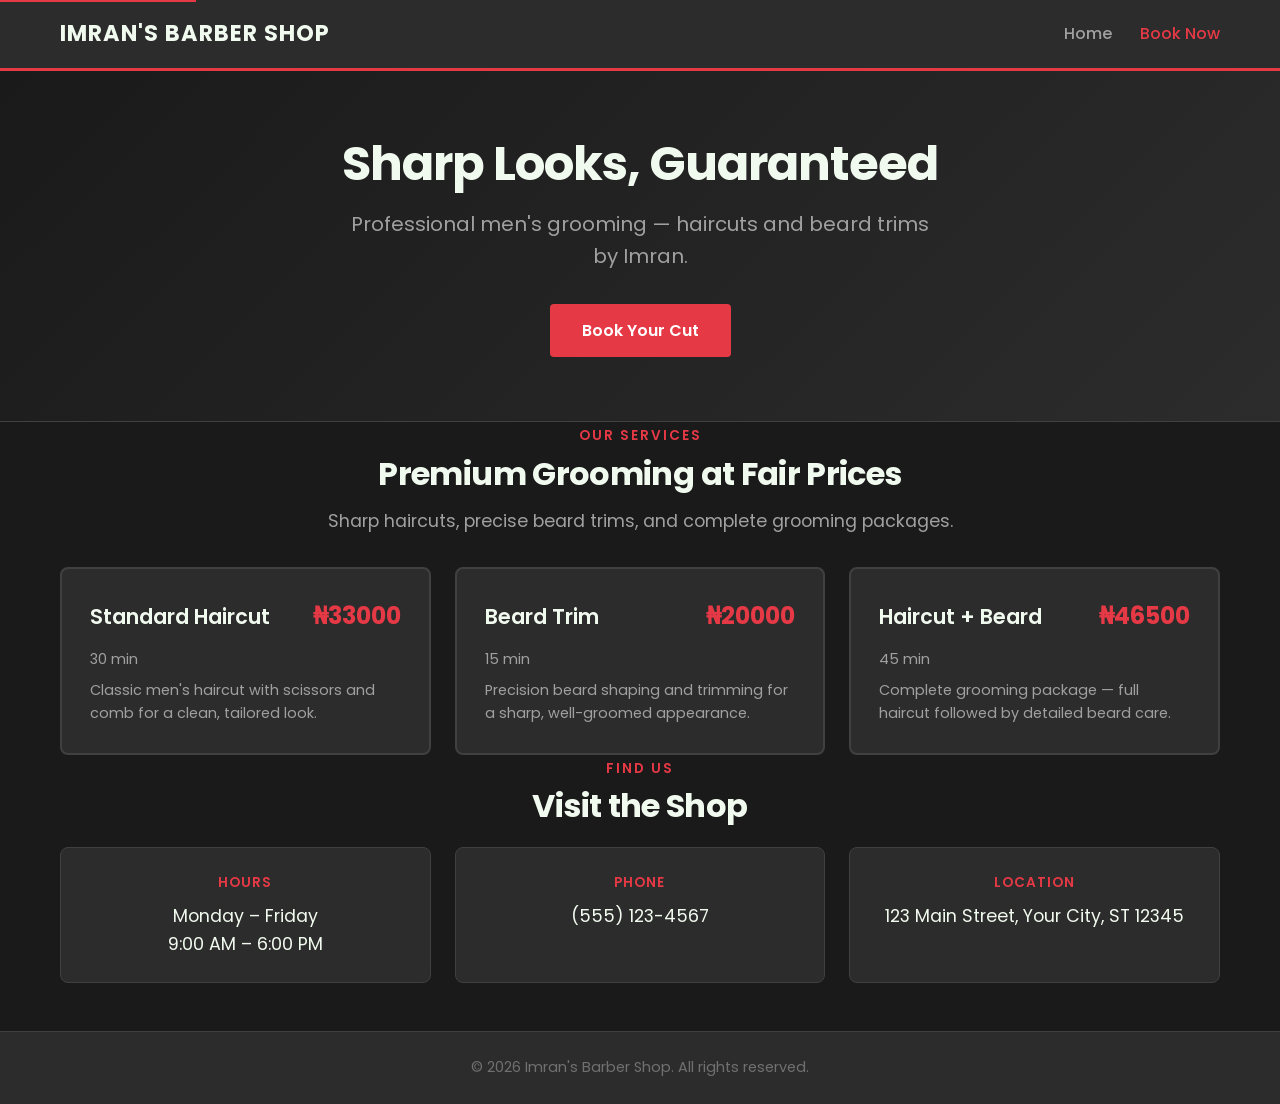
<file: index.html>
<!DOCTYPE html>
<html lang="en">
<head>
  <meta charset="UTF-8">
  <meta name="viewport" content="width=device-width, initial-scale=1.0">
  <title>Imran's Barber Shop - Professional Men's Grooming</title>
  <meta name="description" content="Book your appointment at Imran's Barber Shop. Professional men's haircuts and beard trims in a classic barber shop atmosphere.">
  <link rel="preconnect" href="https://fonts.googleapis.com">
  <link rel="preconnect" href="https://fonts.gstatic.com" crossorigin>
  <link href="https://fonts.googleapis.com/css2?family=Poppins:wght@300;400;500;600;700&display=swap" rel="stylesheet">
  <link rel="stylesheet" href="css/style.css">
</head>
<body>
  <a href="#main-content" class="skip-link">Skip to main content</a>

  <header>
    <div class="container header-inner">
      <div class="logo">IMRAN'S BARBER SHOP</div>
      <nav>
        <a href="index.html">Home</a>
        <a href="book.html" class="text-accent">Book Now</a>
      </nav>
    </div>
  </header>

  <main id="main-content">

    <section class="hero">
      <div class="container">
        <h1>Sharp Looks, Guaranteed</h1>
        <p>Professional men's grooming &mdash; haircuts and beard trims by Imran.</p>
        <a href="book.html" class="btn btn-primary">Book Your Cut</a>
      </div>
    </section>

    <section class="services-preview">
      <div class="container">
        <div class="section-title">
          <span class="label">Our Services</span>
          <h2>Premium Grooming at Fair Prices</h2>
          <p class="subtitle">Sharp haircuts, precise beard trims, and complete grooming packages.</p>
        </div>
        <div id="services-grid" class="services-grid"></div>
      </div>
    </section>

    <section class="visit">
      <div class="container">
        <div class="section-title">
          <span class="label">Find Us</span>
          <h2>Visit the Shop</h2>
        </div>
        <div class="contact-grid">
          <div class="contact-item">
            <div class="label">Hours</div>
            <div class="value">
              Monday &ndash; Friday<br>
              9:00 AM &ndash; 6:00 PM
            </div>
          </div>
          <div class="contact-item">
            <div class="label">Phone</div>
            <div class="value" id="contact-phone"></div>
          </div>
          <div class="contact-item">
            <div class="label">Location</div>
            <div class="value" id="contact-address"></div>
          </div>
        </div>
      </div>
    </section>

  </main>

  <footer>
    <div class="container">
      <p>&copy; 2026 Imran's Barber Shop. All rights reserved.</p>
    </div>
  </footer>

  <script src="js/config.js"></script>
  <script src="js/app.js"></script>
</body>
</html>
</file>
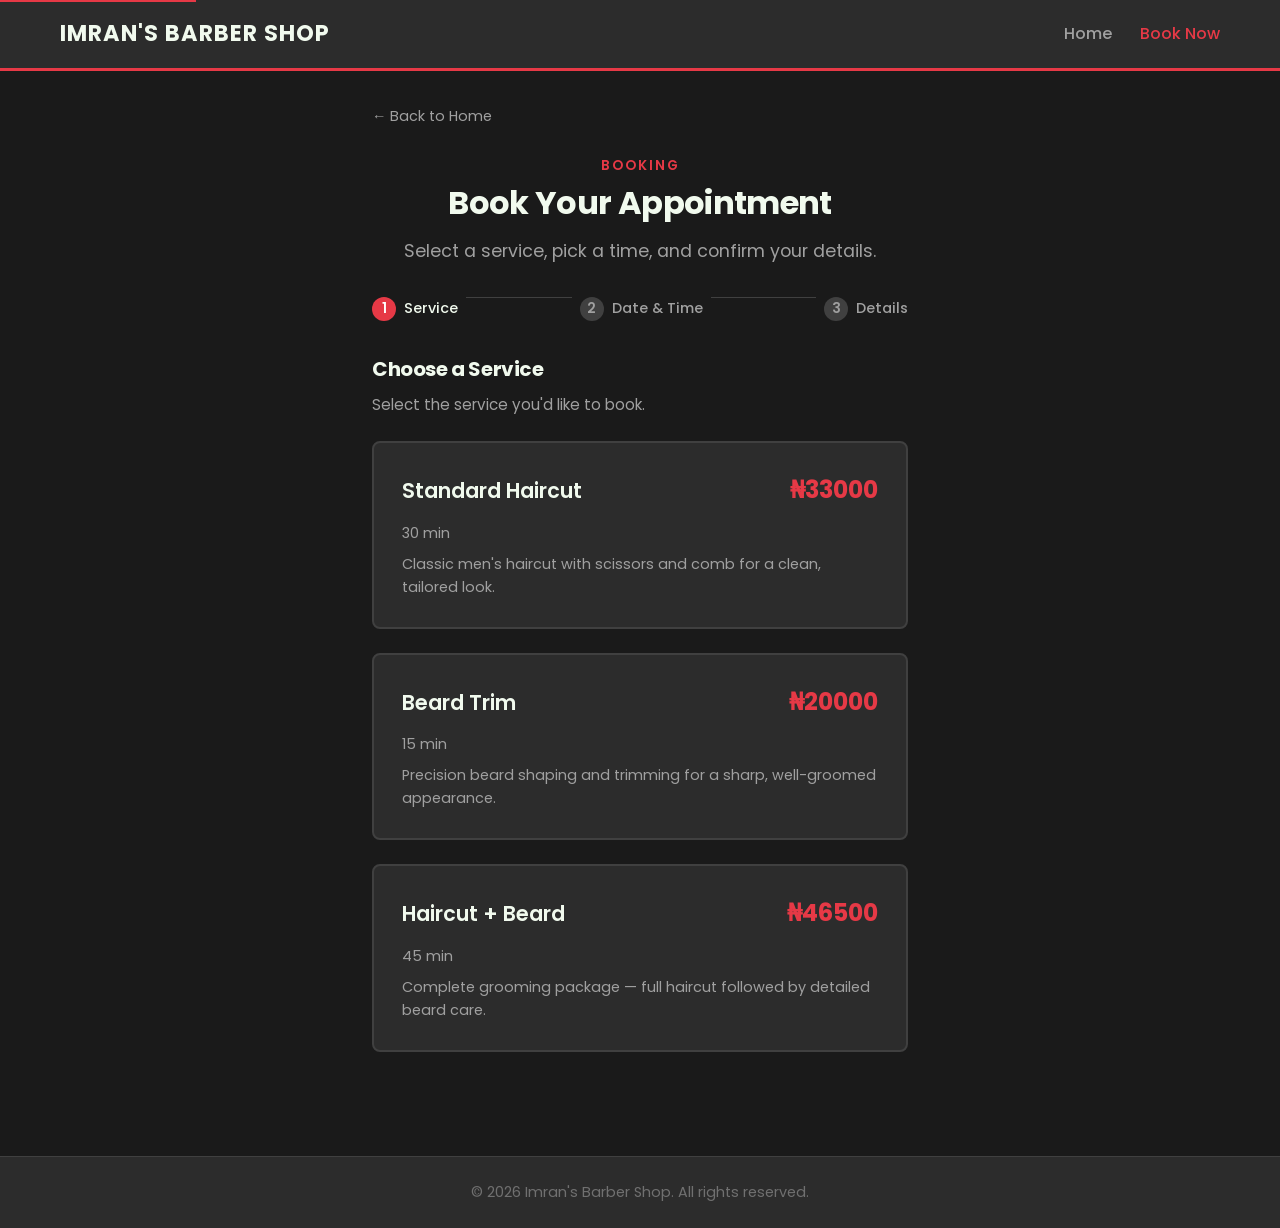
<file: book.html>
<!DOCTYPE html>
<html lang="en">
<head>
  <meta charset="UTF-8">
  <meta name="viewport" content="width=device-width, initial-scale=1.0">
  <title>Book Appointment - Imran's Barber Shop</title>
  <meta name="description" content="Book your barber appointment online. Choose a service, select a time slot, and confirm your details.">
  <link rel="preconnect" href="https://fonts.googleapis.com">
  <link rel="preconnect" href="https://fonts.gstatic.com" crossorigin>
  <link href="https://fonts.googleapis.com/css2?family=Poppins:wght@300;400;500;600;700&display=swap" rel="stylesheet">
  <link rel="stylesheet" href="css/style.css">
</head>
<body>
  <a href="#main-content" class="skip-link">Skip to main content</a>

  <header>
    <div class="container header-inner">
      <div class="logo">IMRAN'S BARBER SHOP</div>
      <nav>
        <a href="index.html">Home</a>
        <a href="book.html" class="text-accent">Book Now</a>
      </nav>
    </div>
  </header>

  <main id="main-content">
    <div class="container">
      <div class="booking-container">

        <a href="index.html" class="back-link">&larr; Back to Home</a>

        <div class="section-title">
          <span class="label">Booking</span>
          <h2>Book Your Appointment</h2>
          <p class="subtitle">Select a service, pick a time, and confirm your details.</p>
        </div>

        <form id="booking-form" method="POST">
          <input type="hidden" name="service" id="form-service-name">
          <input type="hidden" name="time_slot" id="form-time-slot">

          <!-- Step Indicator -->
          <div class="step-indicator" role="navigation" aria-label="Booking progress">
            <div class="step active" id="step1-indicator" aria-current="step">
              <span class="step-number">1</span>
              <span class="step-label">Service</span>
            </div>
            <div class="step-divider"></div>
            <div class="step" id="step2-indicator">
              <span class="step-number">2</span>
              <span class="step-label">Date &amp; Time</span>
            </div>
            <div class="step-divider"></div>
            <div class="step" id="step3-indicator">
              <span class="step-number">3</span>
              <span class="step-label">Details</span>
            </div>
          </div>

          <!-- Step 1: Service Selection -->
          <div class="form-step" id="step-services" role="group" aria-label="Service selection">
            <h3>Choose a Service</h3>
            <p class="text-muted" style="margin-bottom: 1.5rem; font-size: 0.95rem;">
              Select the service you'd like to book.
            </p>
            <div id="services-container" class="services-grid" role="radiogroup" aria-label="Available services"></div>
          </div>

          <!-- Step 2: Date & Time Selection -->
          <div class="form-step hidden" id="step-datetime" role="group" aria-label="Date and time selection">
            <h3>Select Date &amp; Time</h3>

            <div id="selected-service-summary" class="selected-summary" style="display: none;" aria-live="polite"></div>
            <div id="selected-date-summary" class="selected-summary" style="display: none;" aria-live="polite"></div>

            <div class="form-group">
              <label for="date-select">Select a Date</label>
              <select class="form-control" id="date-select" aria-label="Select appointment date">
                <option value="">-- Choose a date --</option>
              </select>
            </div>

            <div class="form-group">
              <label id="slots-label">Available Time Slots</label>
              <div id="slots-container" class="slots-container" role="radiogroup" aria-labelledby="slots-label" aria-live="polite">
                <p class="text-muted" style="padding: 1rem 0;">Select a date to see available times.</p>
              </div>
            </div>

            <div class="form-nav">
              <button type="button" class="btn btn-secondary" data-back="1" aria-label="Go back to service selection">
                &larr; Back
              </button>
            </div>
          </div>

          <!-- Step 3: Contact Details -->
          <div class="form-step hidden" id="step-contact" role="group" aria-label="Contact details">
            <h3>Your Details</h3>

            <div id="selected-slot-summary" class="selected-summary" style="display: none;" aria-live="polite"></div>

            <div class="form-group">
              <label for="name">Full Name *</label>
              <input type="text" class="form-control" id="name" name="name"
                     placeholder="John Smith" required aria-required="true" autocomplete="name">
            </div>

            <div class="form-group">
              <label for="phone">Phone Number *</label>
              <input type="tel" class="form-control" id="phone" name="phone"
                     placeholder="(555) 123-4567" required aria-required="true" autocomplete="tel">
            </div>

            <div class="form-group">
              <label for="email">Email Address (optional)</label>
              <input type="email" class="form-control" id="email" name="email"
                     placeholder="your@email.com" autocomplete="email">
            </div>

            <div class="form-group">
              <label for="notes">Special Requests (optional)</label>
              <textarea class="form-control" id="notes" name="notes" rows="3"
                        placeholder="e.g. prefer longer on top, specific style, etc."></textarea>
            </div>

            <div id="form-error" class="form-error" style="display:none;color:#e63946;font-size:0.9rem;margin-bottom:1rem;" role="alert"></div>

            <div class="form-nav">
              <button type="button" class="btn btn-secondary" data-back="2" aria-label="Go back to date and time selection">
                &larr; Back
              </button>
              <button type="submit" class="btn btn-primary" id="submit-btn">
                <span id="submit-text">Confirm Booking</span>
                <span id="submit-spinner" style="display:none;">Submitting...</span>
              </button>
            </div>
          </div>

        </form>

      </div>
    </div>
  </main>

  <footer>
    <div class="container">
      <p>&copy; 2026 Imran's Barber Shop. All rights reserved.</p>
    </div>
  </footer>

  <script src="js/config.js"></script>
  <script src="js/app.js"></script>
</body>
</html>
</file>
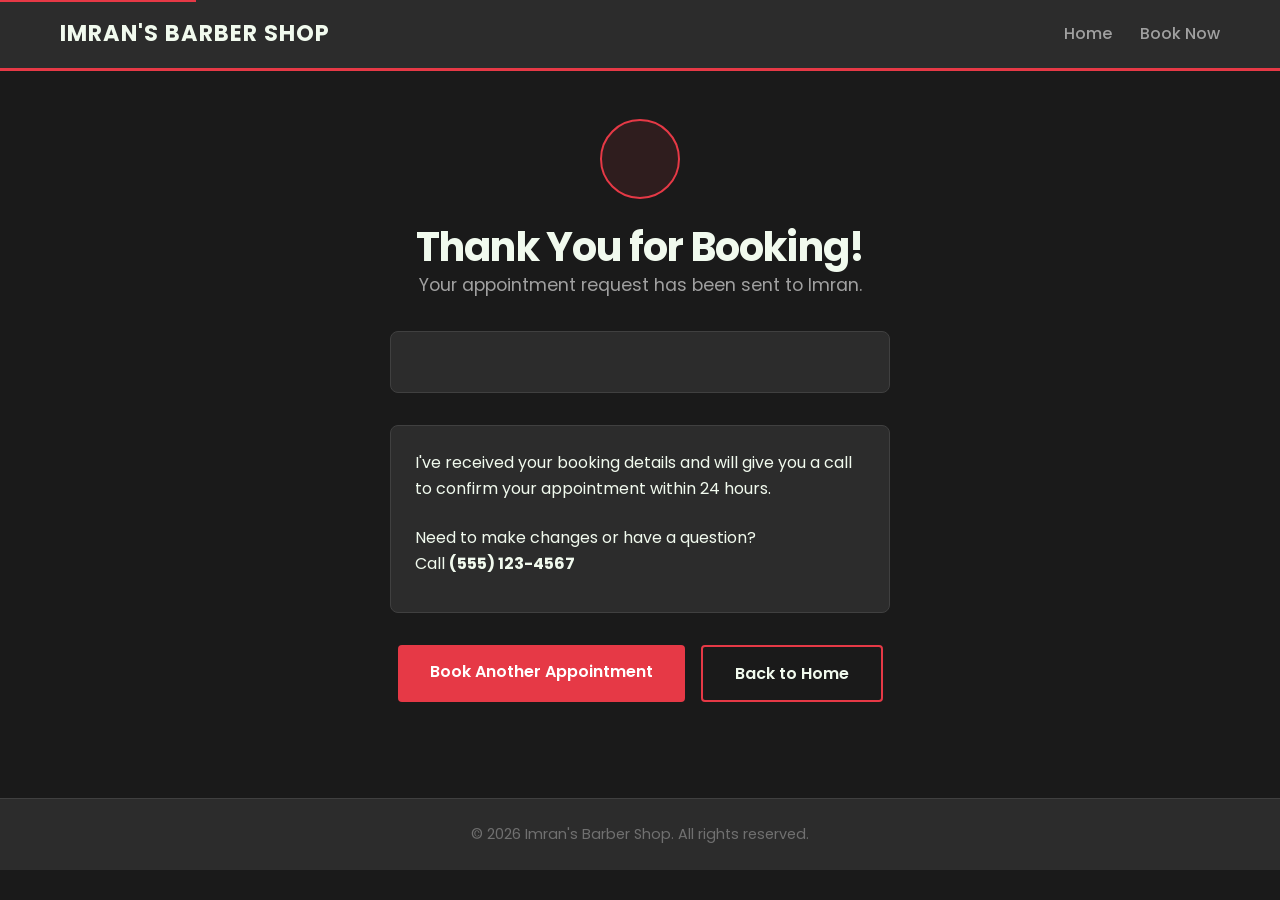
<file: thank-you.html>
<!DOCTYPE html>
<html lang="en">
<head>
  <meta charset="UTF-8">
  <meta name="viewport" content="width=device-width, initial-scale=1.0">
  <title>Booking Confirmed - Imran's Barber Shop</title>
  <meta name="description" content="Your barber appointment request has been received.">
  <link rel="preconnect" href="https://fonts.googleapis.com">
  <link rel="preconnect" href="https://fonts.gstatic.com" crossorigin>
  <link href="https://fonts.googleapis.com/css2?family=Poppins:wght@300;400;500;600;700&display=swap" rel="stylesheet">
  <link rel="stylesheet" href="css/style.css">
</head>
<body>
  <a href="#main-content" class="skip-link">Skip to main content</a>

  <header>
    <div class="container header-inner">
      <div class="logo">IMRAN'S BARBER SHOP</div>
      <nav>
        <a href="index.html">Home</a>
        <a href="book.html">Book Now</a>
      </nav>
    </div>
  </header>

  <main id="main-content">
    <div class="container thank-you-container">

      <div class="thank-you-icon">
        <div class="checkmark-circle">
          <div class="checkmark"></div>
        </div>
      </div>

      <h1>Thank You for Booking!</h1>
      <p class="subtitle">
        Your appointment request has been sent to Imran.
      </p>

      <div class="booking-summary" id="booking-details">
        <p id="thank-you-service"></p>
        <p id="thank-you-datetime"></p>
      </div>

      <div class="booking-summary">
        <p>
          I've received your booking details and will give you a call
          to confirm your appointment within 24 hours.
        </p>
        <p style="margin-top: 1.5rem;">
          Need to make changes or have a question?<br>
          Call <strong id="thank-you-phone"></strong>
        </p>
      </div>

      <div class="form-actions" style="margin-top: 2rem; justify-content: center;">
        <a href="book.html" class="btn btn-primary">Book Another Appointment</a>
        <a href="index.html" class="btn btn-secondary">Back to Home</a>
      </div>

    </div>
  </main>

  <footer>
    <div class="container">
      <p>&copy; 2026 Imran's Barber Shop. All rights reserved.</p>
    </div>
  </footer>

  <script src="js/config.js"></script>
  <script>
    (function () {
      var params = new URLSearchParams(window.location.search);
      var name = params.get("name");
      var service = params.get("service");
      var time_slot = params.get("time_slot");

      var serviceEl = document.getElementById("thank-you-service");
      var datetimeEl = document.getElementById("thank-you-datetime");
      var phoneEl = document.getElementById("thank-you-phone");

      if (serviceEl) {
        if (name && service) {
          var matchedService = CONFIG.SERVICES.find(function(s) { return s.name === service; });
          serviceEl.innerHTML = "<strong>Service:</strong> " + service + " (₦" + (matchedService ? matchedService.price : "N/A") + ")";
        } else {
          serviceEl.textContent = "";
        }
      }

      if (datetimeEl) {
        if (name && service && time_slot) {
          datetimeEl.innerHTML = "<strong>Booked by:</strong> " + name + "<br><strong>Time:</strong> " + time_slot;
        } else {
          var saved = localStorage.getItem("barber_booking");
          if (saved) {
            var state = JSON.parse(saved);
            if (state.service && state.slot) {
              var dateStr = state.date ? new Date(state.date).toLocaleDateString("en-US", {weekday: "short", month: "short", day: "numeric"}) : "";
              datetimeEl.innerHTML = "<strong>Date:</strong> " + dateStr + " | <strong>Time:</strong> " + state.slot.display;
            }
          }
          if (!datetimeEl.innerHTML) {
            datetimeEl.textContent = "";
          }
        }
      }

      if (phoneEl && CONFIG && CONFIG.CONTACT) {
        phoneEl.textContent = CONFIG.CONTACT.phone || "";
      }

      setTimeout(function() { try { localStorage.removeItem("barber_booking"); } catch(e) {} }, 1000);
    })();
  </script>
</body>
</html>
</file>
<file: css/style.css>
/* ===== CSS RESET & BASE ===== */
*,
*::before,
*::after {
  margin: 0;
  padding: 0;
  box-sizing: border-box;
}

html {
  scroll-behavior: smooth;
}

:root {
  --color-bg: #1a1a1a;
  --color-bg-light: #2c2c2c;
  --color-text: #f1faee;
  --color-text-muted: #a0a0a0;
  --color-accent: #e63946;
  --color-accent-hover: #c1121f;
  --color-border: #404040;
  --color-input-bg: #1a1a1a;
  --color-input-border: #404040;
  --font-family: 'Poppins', -apple-system, BlinkMacSystemFont, 'Segoe UI', Roboto, sans-serif;
  --radius: 4px;
  --transition: 0.2s;
}

body {
  font-family: var(--font-family);
  background-color: var(--color-bg);
  color: var(--color-text);
  line-height: 1.6;
  font-size: 16px;
}

img {
  max-width: 100%;
  display: block;
}

a {
  color: inherit;
  text-decoration: none;
}

button,
select,
input,
textarea {
  font-family: inherit;
}

/* Focus styles for accessibility */
*:focus-visible {
  outline: 2px solid var(--color-accent);
  outline-offset: 2px;
}

/* Skip to content link for a11y */
.skip-link {
  position: absolute;
  top: -40px;
  left: 0;
  background: var(--color-accent);
  color: #fff;
  padding: 8px 16px;
  z-index: 1000;
  transition: top var(--transition);
}

.skip-link:focus {
  top: 0;
}

/* ===== LAYOUT ===== */
.container {
  max-width: 1200px;
  margin: 0 auto;
  padding: 0 20px;
}

/* ===== TYPOGRAPHY ===== */
h1,
h2,
h3 {
  font-weight: 700;
  letter-spacing: -0.02em;
}

h1 {
  font-size: 2.5rem;
  line-height: 1.2;
}

h2 {
  font-size: 2rem;
  margin-bottom: 0.5rem;
}

h3 {
  font-size: 1.25rem;
  margin-bottom: 0.5rem;
}

.subtitle {
  color: var(--color-text-muted);
  font-size: 1.1rem;
  margin-bottom: 2rem;
}

/* ===== COLOR UTILITIES ===== */
.text-accent {
  color: var(--color-accent);
}

.text-muted {
  color: var(--color-text-muted);
}

/* ===== HEADER ===== */
header {
  background-color: var(--color-bg-light);
  border-bottom: 3px solid var(--color-accent);
  padding: 1rem 0;
  position: sticky;
  top: 0;
  z-index: 100;
}

.header-inner {
  display: flex;
  justify-content: space-between;
  align-items: center;
}

.logo {
  font-size: 1.4rem;
  font-weight: 700;
  color: var(--color-text);
  letter-spacing: 1px;
}

nav a {
  color: var(--color-text-muted);
  font-weight: 500;
  margin-left: 1.5rem;
  transition: color var(--transition);
}

nav a:hover {
  color: var(--color-text);
}

/* ===== HERO SECTION ===== */
.hero {
  background: linear-gradient(135deg, var(--color-bg) 0%, var(--color-bg-light) 100%);
  padding: 4rem 0;
  text-align: center;
  border-bottom: 1px solid var(--color-border);
}

.hero h1 {
  font-size: 3rem;
  margin-bottom: 1rem;
}

.hero p {
  font-size: 1.25rem;
  color: var(--color-text-muted);
  margin-bottom: 2rem;
  max-width: 600px;
  margin-left: auto;
  margin-right: auto;
}

.btn {
  display: inline-block;
  padding: 0.85rem 2rem;
  border-radius: var(--radius);
  font-weight: 600;
  font-size: 1rem;
  border: none;
  cursor: pointer;
  transition: all var(--transition);
  text-align: center;
}

.btn-primary {
  background-color: var(--color-accent);
  color: #fff;
}

.btn-primary:hover {
  background-color: var(--color-accent-hover);
  transform: translateY(-1px);
  box-shadow: 0 4px 12px rgba(230, 57, 70, 0.3);
}

.btn-primary:disabled {
  opacity: 0.6;
  cursor: not-allowed;
  transform: none;
  box-shadow: none;
}

.btn-secondary {
  background-color: transparent;
  color: var(--color-text);
  border: 2px solid var(--color-accent);
}

.btn-secondary:hover {
  background-color: rgba(230, 57, 70, 0.1);
}

.btn-block {
  display: block;
  width: 100%;
}

/* ===== SECTION HEADINGS ===== */
.section-title {
  text-align: center;
  margin-bottom: 1rem;
}

.section-title .label {
  color: var(--color-accent);
  font-size: 0.85rem;
  font-weight: 600;
  letter-spacing: 2px;
  text-transform: uppercase;
}

/* ===== SERVICES GRID ===== */
.services-grid {
  display: grid;
  grid-template-columns: repeat(auto-fit, minmax(280px, 1fr));
  gap: 1.5rem;
}

.service-card {
  background-color: var(--color-bg-light);
  border: 2px solid var(--color-border);
  border-radius: 8px;
  padding: 1.75rem;
  cursor: pointer;
  transition: all var(--transition);
  text-align: left;
}

.service-card:hover {
  border-color: var(--color-accent);
  transform: translateY(-2px);
}

.service-card:focus-visible {
  outline: 2px solid var(--color-accent);
  outline-offset: 2px;
}

.service-card.selected {
  border-color: var(--color-accent);
  background-color: rgba(230, 57, 70, 0.08);
}

.service-card .service-header {
  display: flex;
  justify-content: space-between;
  align-items: baseline;
  margin-bottom: 0.75rem;
}

.service-card .service-name {
  font-size: 1.3rem;
  font-weight: 600;
}

.service-card .service-price {
  font-size: 1.5rem;
  font-weight: 700;
  color: var(--color-accent);
}

.service-card .service-duration {
  color: var(--color-text-muted);
  font-size: 0.9rem;
  margin-bottom: 0.5rem;
}

.service-card .service-description {
  color: var(--color-text-muted);
  font-size: 0.9rem;
}

/* ===== CONTACT SECTION ===== */
.contact-grid {
  display: grid;
  grid-template-columns: repeat(auto-fit, minmax(200px, 1fr));
  gap: 1.5rem;
  text-align: center;
}

.contact-item {
  background-color: var(--color-bg-light);
  border-radius: 8px;
  padding: 1.5rem;
  border: 1px solid var(--color-border);
}

.contact-item .label {
  color: var(--color-accent);
  font-weight: 600;
  font-size: 0.85rem;
  text-transform: uppercase;
  letter-spacing: 1px;
  margin-bottom: 0.5rem;
}

.contact-item .value {
  color: var(--color-text);
  font-size: 1.1rem;
}

/* ===== BOOKING FORM ===== */
.booking-container {
  max-width: 600px;
  margin: 0 auto;
  padding: 2rem;
}

.booking-form {
  background-color: var(--color-bg-light);
  border-radius: 8px;
  border: 1px solid var(--color-border);
  padding: 2rem;
}

.form-step {
  margin-bottom: 1.5rem;
}

.form-step.hidden {
  display: none;
}

.step-indicator {
  display: flex;
  justify-content: space-between;
  margin-bottom: 2rem;
  color: var(--color-text-muted);
}

.step-indicator .step {
  display: flex;
  align-items: center;
  gap: 0.5rem;
  color: var(--color-text-muted);
  font-size: 0.9rem;
}

.step-indicator .step-label {
  font-weight: 500;
}

.step-indicator .step-number {
  width: 24px;
  height: 24px;
  border-radius: 50%;
  background-color: var(--color-border);
  display: flex;
  align-items: center;
  justify-content: center;
  font-weight: 600;
  font-size: 0.85rem;
}

.step-indicator .step.active .step-number {
  background-color: var(--color-accent);
  color: #fff;
}

.step-indicator .step.active {
  color: var(--color-text);
}

.step-divider {
  flex: 1;
  height: 1px;
  background-color: var(--color-border);
  margin: 0 0.5rem;
}

.form-group {
  margin-bottom: 1.25rem;
}

.form-group label {
  display: block;
  font-weight: 500;
  margin-bottom: 0.5rem;
  color: var(--color-text);
}

.form-control {
  width: 100%;
  padding: 0.75rem 1rem;
  background-color: var(--color-input-bg);
  border: 1px solid var(--color-input-border);
  border-radius: var(--radius);
  color: var(--color-text);
  font-size: 1rem;
}

.form-control:focus {
  outline: none;
  border-color: var(--color-accent);
  box-shadow: 0 0 0 2px rgba(230, 57, 70, 0.2);
}

.form-control::placeholder {
  color: #707070;
}

textarea.form-control {
  min-height: 100px;
  resize: vertical;
}

.form-error {
  color: var(--color-accent);
  font-size: 0.9rem;
  margin-bottom: 1rem;
  padding: 0.5rem;
  border: 1px solid rgba(230, 57, 70, 0.3);
  border-radius: var(--radius);
  background-color: rgba(230, 57, 70, 0.05);
}

/* ===== TIME SLOT SELECTOR ===== */
.slots-container {
  display: grid;
  grid-template-columns: repeat(auto-fill, minmax(130px, 1fr));
  gap: 0.5rem;
  margin-top: 0.75rem;
}

.slot-wrapper {
  display: block;
}

.slot-wrapper input[type="radio"] {
  display: none;
}

.slot-wrapper label {
  display: block;
  text-align: center;
  padding: 0.6rem 0.25rem;
  background-color: var(--color-input-bg);
  border: 1.5px solid var(--color-input-border);
  border-radius: var(--radius);
  cursor: pointer;
  font-size: 0.85rem;
  transition: all var(--transition);
}

.slot-wrapper:hover label,
.slot-wrapper input:checked + label {
  border-color: var(--color-accent);
  background-color: rgba(230, 57, 70, 0.1);
  color: #fff;
}

/* ===== SUMMARY SECTIONS ===== */
.selected-summary {
  background-color: rgba(230, 57, 70, 0.1);
  border: 1px solid var(--color-accent);
  border-radius: var(--radius);
  padding: 0.75rem 1rem;
  margin-bottom: 1.5rem;
}

.summary-label {
  color: var(--color-accent);
  font-weight: 600;
}

/* ===== FORM NAVIGATION ===== */
.form-nav {
  display: flex;
  justify-content: space-between;
  gap: 1rem;
  margin-top: 1.5rem;
}

.form-actions {
  display: flex;
  gap: 1rem;
}

/* ===== LOADING SPINNER ===== */
.spinner {
  display: inline-block;
  width: 16px;
  height: 16px;
  border: 2px solid rgba(255, 255, 255, 0.3);
  border-top-color: #fff;
  border-radius: 50%;
  animation: spin 0.6s linear infinite;
  vertical-align: middle;
  margin-left: 8px;
}

@keyframes spin {
  to {
    transform: rotate(360deg);
  }
}

/* ===== THANK YOU PAGE ===== */
.thank-you-container {
  text-align: center;
  padding: 3rem 1rem;
}

.thank-you-icon {
  margin-bottom: 1.5rem;
}

.checkmark-circle {
  width: 80px;
  height: 80px;
  border-radius: 50%;
  background-color: rgba(230, 57, 70, 0.1);
  border: 2px solid var(--color-accent);
  display: flex;
  align-items: center;
  justify-content: center;
  margin: 0 auto;
}

.checkmark {
  color: var(--color-accent);
  font-size: 3rem;
  font-weight: 700;
}

.booking-summary {
  background-color: var(--color-bg-light);
  border: 1px solid var(--color-border);
  border-radius: 8px;
  padding: 1.5rem;
  margin: 2rem auto;
  max-width: 500px;
  text-align: left;
}

.booking-summary p {
  color: var(--color-text);
  margin-bottom: 0.75rem;
}

/* ===== BACK TO TOP ===== */
.back-link {
  display: inline-flex;
  align-items: center;
  gap: 0.5rem;
  color: var(--color-text-muted);
  font-size: 0.9rem;
  margin-bottom: 1.5rem;
}

.back-link:hover {
  color: var(--color-text);
}

/* ===== FOOTER ===== */
footer {
  background-color: var(--color-bg-light);
  border-top: 1px solid var(--color-border);
  padding: 1.5rem 0;
  text-align: center;
  margin-top: 3rem;
}

footer p {
  color: #707070;
  font-size: 0.9rem;
}

/* ===== RESPONSIVE ===== */
@media (max-width: 768px) {
  .hero h1 {
    font-size: 2.25rem;
  }

  h1 {
    font-size: 2rem;
  }

  .booking-container {
    padding: 1rem;
  }

  .booking-form {
    padding: 1.25rem;
  }

  .step-indicator {
    display: none;
  }

  .form-nav {
    flex-direction: column;
  }

  .form-actions {
    flex-direction: column;
  }

  .btn {
    width: 100%;
  }
}

@media (max-width: 480px) {
  .hero h1 {
    font-size: 1.75rem;
  }

  h2 {
    font-size: 1.5rem;
  }

  nav a {
    margin-left: 1rem;
  }
}
</file>
